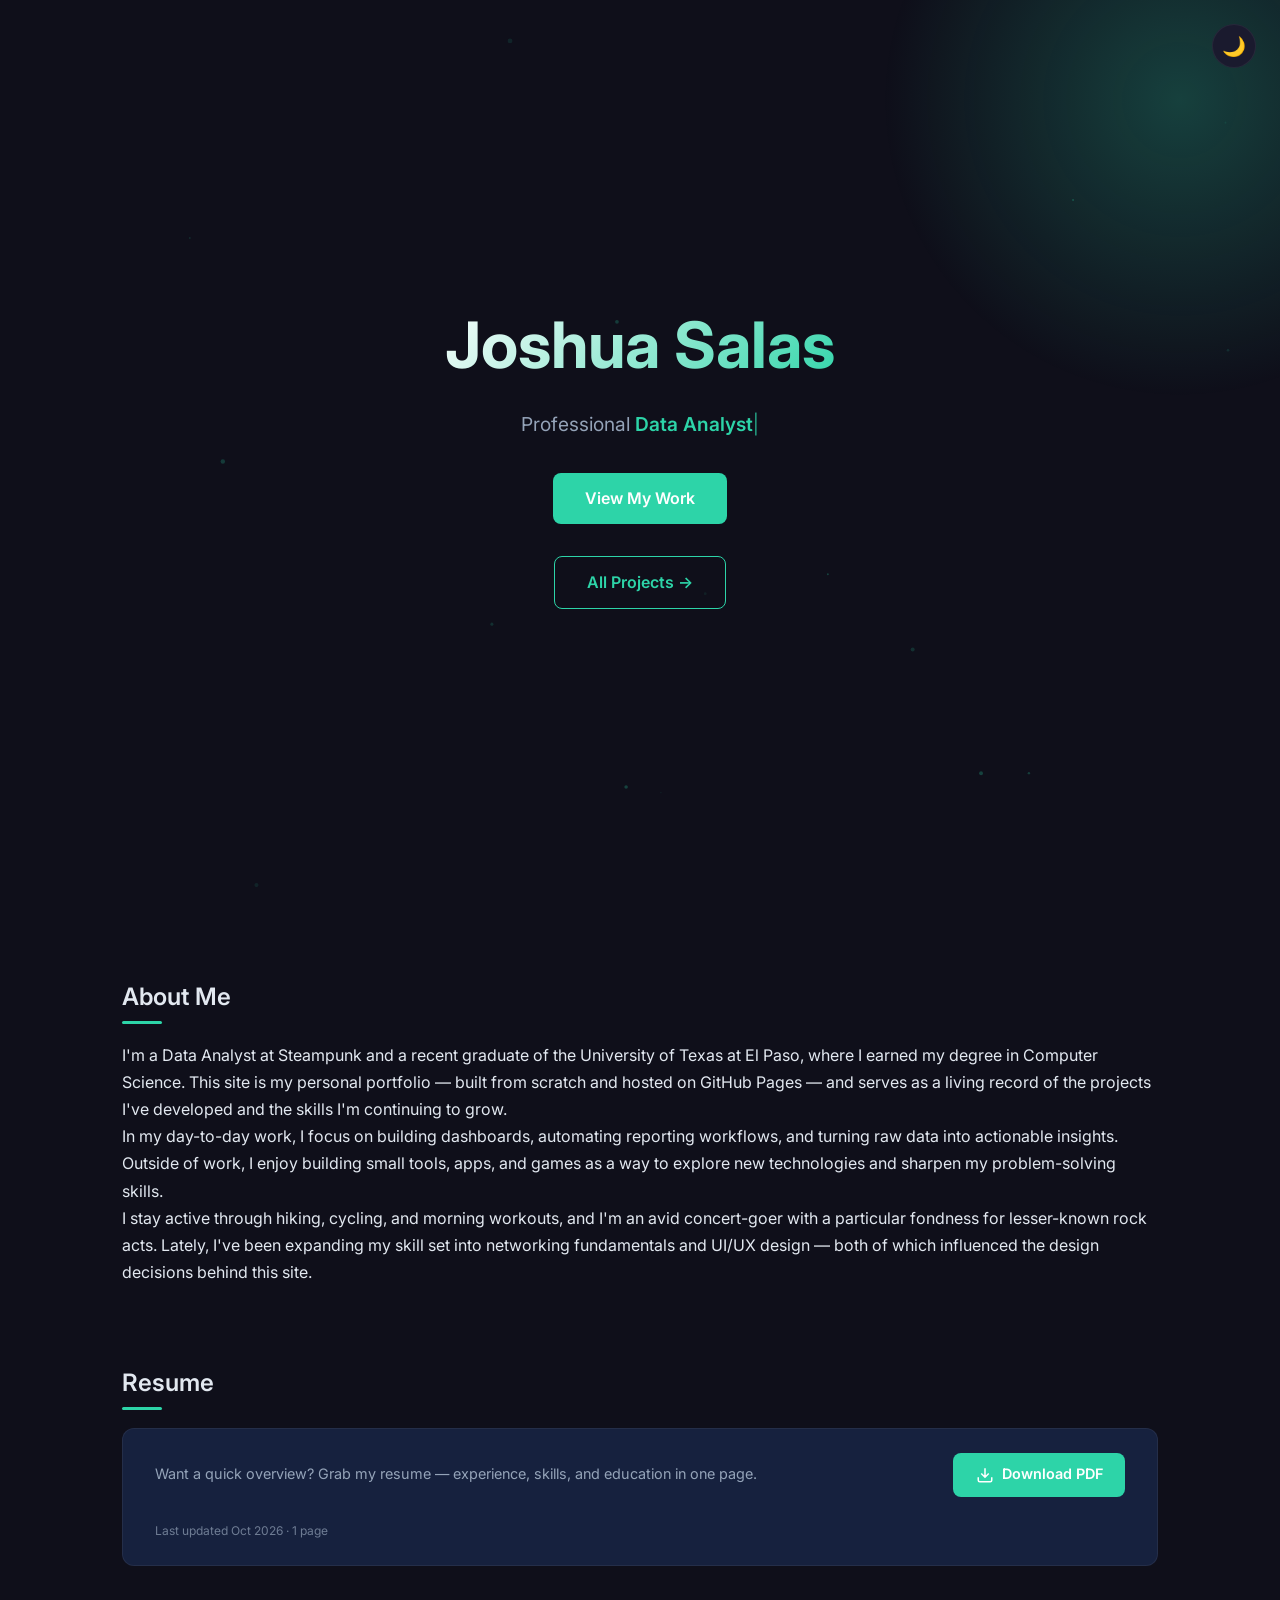
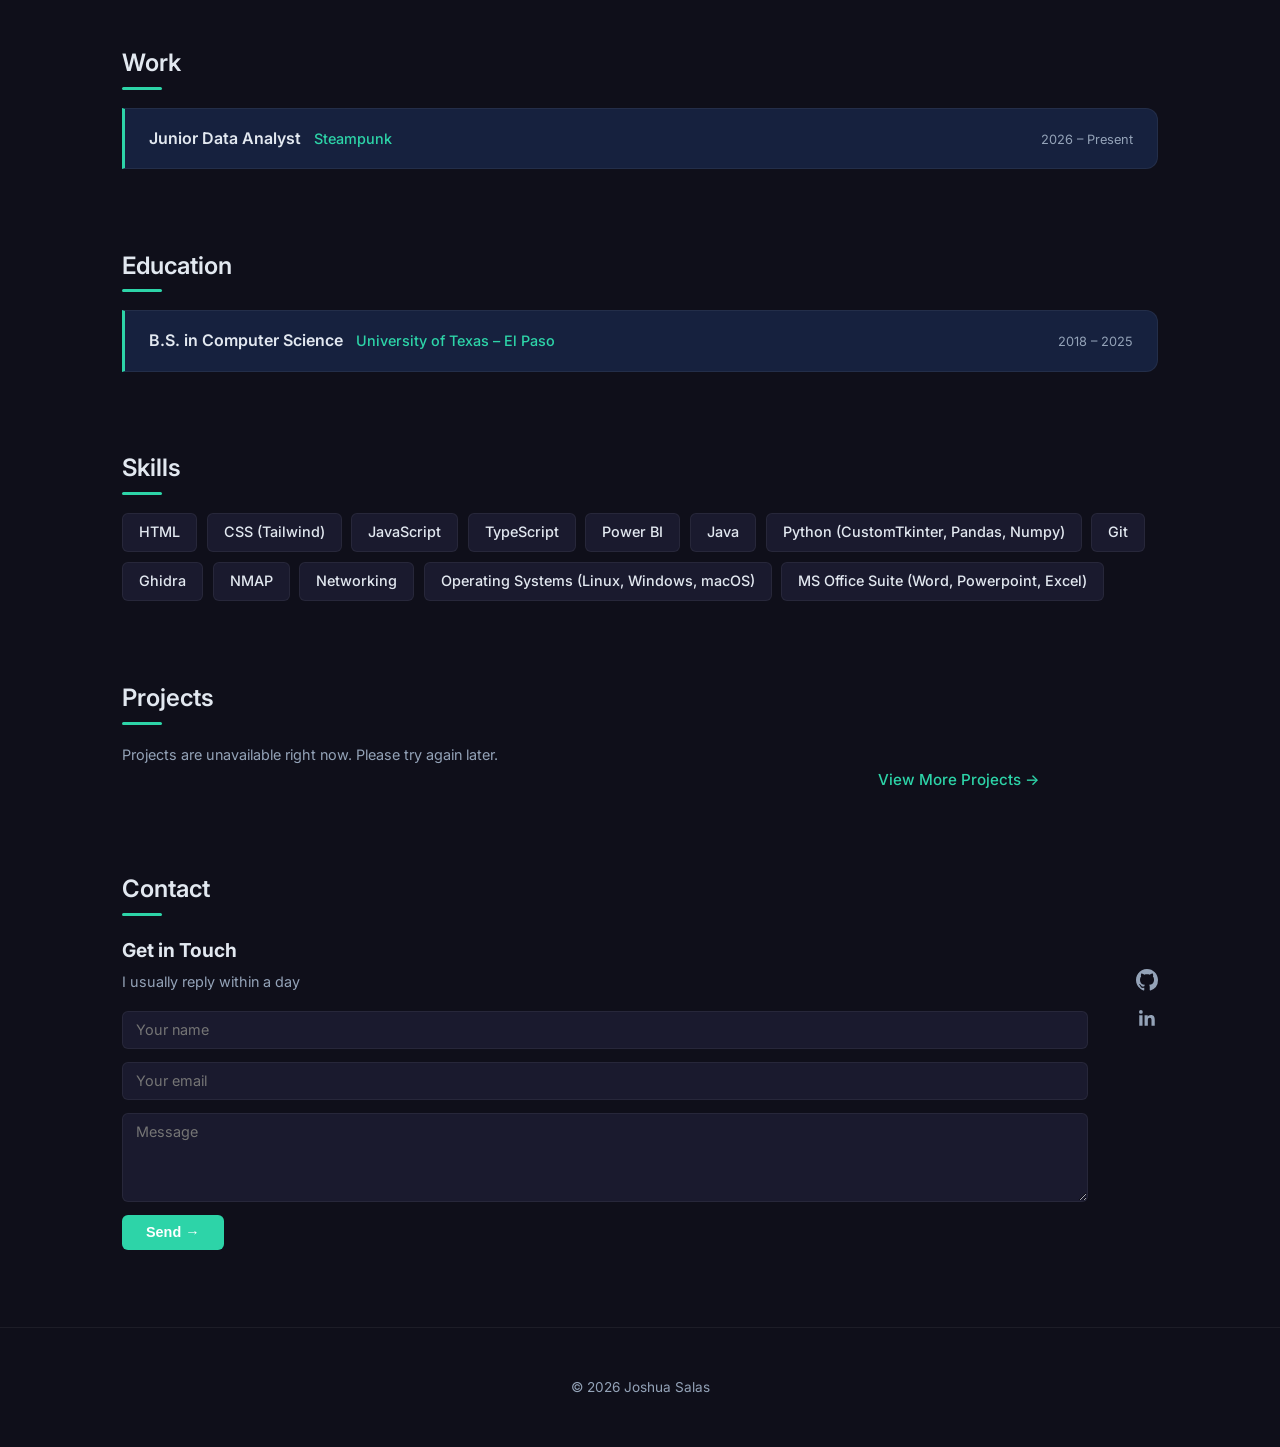
<file: index.html>
<!DOCTYPE html>
<html lang="en" data-theme="dark">   
<head>
  <meta charset="UTF-8">
  <meta name="viewport" content="width=device-width, initial-scale=1.0">
  <title>Joshua Salas — Portfolio</title>
  <link rel="stylesheet" href="style.css">
</head>


<body>
  <canvas id="bg-particles"></canvas>   
  <div class="scroll-progress" id="scroll-progress"></div>  
  <button class="theme-toggle" id="theme-toggle" aria-label="Toggle theme">🌙</button> 

  <header>
  <h1>Joshua Salas</h1>
    <p>Professional <span class="typing" id="typing"></span><span class="typing-cursor">|</span></p>
    <a href="#projects" class="cta">View My Work</a>
    <a href="projects.html" class="cta cta-secondary">All Projects →</a>
</header>   

  <div class="container">

    <section>
      <h2>About Me</h2>
      <p>I'm a Data Analyst at Steampunk and a recent graduate of the University of Texas at El Paso, where I earned my degree in Computer Science. This site is my personal portfolio — built from scratch and hosted on GitHub Pages — and serves as a living record of the projects I've developed and the skills I'm continuing to grow.</p>
      <p>In my day-to-day work, I focus on building dashboards, automating reporting workflows, and turning raw data into actionable insights. Outside of work, I enjoy building small tools, apps, and games as a way to explore new technologies and sharpen my problem-solving skills.</p>
      <p>I stay active through hiking, cycling, and morning workouts, and I'm an avid concert-goer with a particular fondness for lesser-known rock acts. Lately, I've been expanding my skill set into networking fundamentals and UI/UX design — both of which influenced the design decisions behind this site.</p>
    </section>

    <section>
      <h2>Resume</h2>
      <div class="resume-card">
        <p>Want a quick overview? Grab my resume — experience, skills, and education in one page.</p>
        <a href="resume.pdf" class="resume-btn" download>
          <svg width="18" height="18" viewBox="0 0 24 24" fill="none" stroke="currentColor" stroke-width="2">
            <path d="M21 15v4a2 2 0 01-2 2H5a2 2 0 01-2-2v-4M7 10l5 5 5-5M12 15V3"/>
          </svg>
          Download PDF
        </a>
        <span class="resume-meta">Last updated Oct 2026 · 1 page</span>
      </div>
    </section>   

    <section>
      <h2>Work</h2>
      <div class="work-experience">
        <div class="work-item">
          <div class="work-item-header">
            <span class="work-role">Junior Data Analyst</span>
            <span class="work-company">Steampunk</span>
            <span class="work-period">2026 – Present</span>
          </div>
          <ul class="work-desc">
            <li>Built interactive Power BI dashboards that improved time and task management across multiple departments.</li>
            <li>Developed the frontend of an internal HR dashboard for document retrieval and new-hire progress tracking.</li>
            <li>Engineered a reporting tool that reduced generation time from 6+ hours to 1–2 hours (a 70%+ improvement).</li>
            <li>Automated a recurring cross-departmental report using Python, eliminating manual effort entirely.</li>
            <li>Ranked in the top 2 of the department across all performance metrics, including report output and daily contributions.</li>
            <li>Initiated and contributed to cross-departmental projects, proactively identifying opportunities for collaboration.</li>
          </ul>
          
        </div>   
        <!-- Add more items as needed -->
      </div>
    </section>   

    <section>
      <h2>Education</h2>
      <div class="work-experience">
        <div class="work-item">
          <div class="work-item-header">
            <span class="work-role">B.S. in Computer Science</span>
            <span class="work-company">University of Texas – El Paso</span>
            
            <span class="work-period">2018 – 2025</span>
            
          </div>
          <div class="work-desc">
            <p class="edu-minor">Minor in Mathematics</p>
            <ul class="edu-activities">
              <li>Association of Computing Machinery - Member</li>
              <li>Coding Interview Club - Member</li>
              <li>Bandit Game Studio - Member</li>
              

            </ul>
          </div>
        </div>
        
        
      </div>
    </section>   

    <section>
      <h2>Skills</h2>
      <div class="skills">
        <span>HTML</span>
        <span>CSS (Tailwind)</span>
        <span>JavaScript</span>
        <span>TypeScript</span>
        <span>Power BI</span>
        <span>Java</span>
        <span>Python (CustomTkinter, Pandas, Numpy)</span>
        <span>Git</span>
        <span>Ghidra</span>
        <span>NMAP</span>
        <span>Networking</span>
        <span>Operating Systems (Linux, Windows, macOS)</span>
        <span>MS Office Suite (Word, Powerpoint, Excel)</span>
      </div>
    </section>

    <section id="projects">
      <h2>Projects</h2>
      <div class="projects-layout">
        <div class="projects" id="projects-grid">
          <!-- Populated by JS -->
        
        </div>
        <a href="projects.html" class="view-more">View More Projects →</a>   
        
      </div>
    </section>

    <section>
      <h2>Contact</h2>
      <div class="contact-wrapper">
        <div class="contact-card">
          <h3>Get in Touch</h3>
          <p class="contact-role">I usually reply within a day</p>

          <form action="https://formsubmit.co/jsal61924@gmail.com" method="POST" class="contact-form">
            <input type="text" name="name" placeholder="Your name" required>
            <input type="email" name="email" placeholder="Your email" required>
            <textarea name="message" rows="4" placeholder="Message" required></textarea>
            <button type="submit">Send →</button>
          </form>
        </div>   

        <div class="social-links">
          <a href="https://github.com/jsalas19" target="_blank" aria-label="GitHub">
            <svg width="22" height="22" viewBox="0 0 16 16" fill="currentColor">
              <path d="M8 0C3.58 0 0 3.58 0 8c0 3.54 2.29 6.53 5.47 7.59.4.07.55-.17.55-.38 0-.19-.01-.82-.01-1.49-2.01.37-2.53-.49-2.69-.94-.09-.23-.48-.94-.82-1.13-.28-.15-.68-.52-.01-.53.63-.01 1.08.58 1.23.82.72 1.21 1.87.87 2.33.66.07-.52.28-.87.51-1.07-1.78-.2-3.64-.89-3.64-3.95 0-.87.31-1.59.82-2.15-.08-.2-.36-1.02.08-2.12 0 0 .67-.21 2.2.82.64-.18 1.32-.27 2-.27s1.36.09 2 .27c1.53-1.04 2.2-.82 2.2-.82.44 1.1.16 1.92.08 2.12.51.56.82 1.27.82 2.15 0 3.07-1.87 3.75-3.65 3.95.29.25.54.73.54 1.48 0 1.07-.01 1.93-.01 2.2 0 .21.15.46.55.38A8.01 8.01 0 0016 8c0-4.42-3.58-8-8-8z"/>
            </svg>
          </a>
          <a href="https://linkedin.com/in/jsalas915" target="_blank" aria-label="LinkedIn">
            <svg width="22" height="22" viewBox="0 0 24 24" fill="currentColor">
              <path d="M20.45 20.45h-3.55v-5.57c0-1.33-.03-3.04-1.85-3.04-1.85 0-2.14 1.45-2.14 2.94v5.67H9.35V9h3.41v1.56h.05c.48-.9 1.64-1.85 3.37-1.85 3.6 0 4.27 2.37 4.27 5.46v6.28zM5.34 7.43a2.06 2.06 0 110-4.12 2.06 2.06 0 010 4.12zM7.12 20.45H3.56V9h3.56v11.45z"/>
            </svg>
          </a>
          
        </div>
      </div>
    </section>   

  </div>

  <footer>
    <p>&copy; 2026 Joshua Salas</p>
  </footer>
  <script src="myscripts.js"></script>
</body>


</html>
</file>
<file: style.css>
@import url('https://fonts.googleapis.com/css2?family=Inter:wght@400;500;600;700&family=JetBrains+Mono:wght@400;500&display=swap');

* { margin: 0; padding: 0; box-sizing: border-box; }

html { scroll-behavior: smooth; }

:root {
  --bg: #0f0f1a;
  --surface: #1a1a2e;
  --card: #16213e;
  --accent: #2dd4a8;
  --accent-glow: rgba(45, 212, 168, 0.25);
  --hero-accent: #2dd4a8;
  --hero-accent-glow: rgba(45, 212, 168, 0.2);
  --text: #e2e8f0;
  --text-muted: #94a3b8;
  --border: rgba(255, 255, 255, 0.06);
}

[data-theme="light"] {
  --bg: #c8ba9e;
  --surface: #f5f0e8;
  --card: #ede6d9;
  --accent: #2d6a4f;
  --accent-glow: rgba(45, 106, 79, 0.15);
  --hero-accent: #2d6a4f;
  --hero-accent-glow: rgba(45, 106, 79, 0.12);
  --text: #2b2118;
  --text-muted: #5c4f3f;
  --border: rgba(0, 0, 0, 0.08);
}   

body {
  font-family: 'Inter', sans-serif;
  background: var(--bg);
  color: var(--text);
  line-height: 1.7;
  overflow-x: hidden;
}

body::before {
  content: '';
  position: fixed;
  top: -200px;
  right: -200px;
  width: 600px;
  height: 600px;
  background: radial-gradient(circle, var(--accent-glow) 0%, transparent 70%);
  pointer-events: none;
  z-index: 0;
}

/* --- Theme Toggle --- */
.theme-toggle {
  position: fixed;
  top: 1.5rem;
  right: 1.5rem;
  z-index: 100;
  background: var(--surface);
  border: 1px solid var(--border);
  border-radius: 50%;
  width: 44px;
  height: 44px;
  display: flex;
  align-items: center;
  justify-content: center;
  cursor: pointer;
  font-size: 1.2rem;
  transition: transform 0.2s, box-shadow 0.2s;
}

.theme-toggle:hover {
  transform: scale(1.1);
  box-shadow: 0 4px 12px var(--accent-glow);
}

#bg-particles {
  position: fixed;
  top: 0;
  left: 0;
  width: 100%;
  height: 100%;
  pointer-events: none;
  z-index: 0;
  opacity: 0.4;
}   

/* --- Hero --- */
header {
  --accent: var(--hero-accent);
  --accent-glow: var(--hero-accent-glow);
  min-height: 100vh;
  display: flex;
  flex-direction: column;
  justify-content: center;
  align-items: center;
  text-align: center;
  padding: 2rem;
}

header h1 {
  font-size: clamp(2rem, 6vw, 4rem);
  font-weight: 700;
  background: linear-gradient(135deg, #fff 0%, var(--hero-accent) 100%);
  -webkit-background-clip: text;
  -webkit-text-fill-color: transparent;
  background-clip: text;
  margin-bottom: 0.5rem;
}

[data-theme="light"] header h1 {
  background: linear-gradient(135deg, #1a1a2e 0%, var(--hero-accent) 100%);
  -webkit-background-clip: text;
  -webkit-text-fill-color: transparent;
  background-clip: text;
}

header p {
  font-size: clamp(1rem, 2vw, 1.2rem);
  color: var(--text-muted);
  max-width: 480px;
}

.cta {
  margin-top: 2rem;
  display: inline-block;
  padding: 0.75rem 2rem;
  background: var(--hero-accent);
  color: #fff;
  border-radius: 8px;
  font-weight: 600;
  text-decoration: none;
  font-size: clamp(0.85rem, 1.5vw, 1rem);
  transition: transform 0.2s, box-shadow 0.2s;
  position: relative;
  overflow: hidden;
}

.cta:hover {
  transform: translateY(-2px);
  box-shadow: 0 8px 30px var(--hero-accent-glow);
  text-decoration: none;
}

.cta-secondary {
  background: transparent;
  border: 1px solid var(--hero-accent);
  color: var(--hero-accent);
  
}

.cta-secondary:hover {
  background: var(--hero-accent);
  color: #fff;
  box-shadow: none;
}

.cta::after {
  content: '';
  position: absolute;
  inset: 0;
  background: radial-gradient(circle, rgba(255,255,255,0.3) 0%, transparent 70%);
  opacity: 0;
  transform: scale(0);
  transition: transform 0.5s, opacity 0.5s;
}

.cta:active::after {
  opacity: 1;
  transform: scale(2.5);
  transition: 0s;
}

/* --- Layout --- */
.container {
  max-width: 1100px;
  margin: 0 auto;
  padding: 0 clamp(1.2rem, 3vw, 2rem);
  position: relative;
  z-index: 1;
}

/* --- Sections --- */
section { margin: clamp(3rem, 6vw, 5rem) 0; }

h2 {
  font-size: clamp(1.2rem, 2.5vw, 1.5rem);
  font-weight: 600;
  margin-bottom: 1.5rem;
  position: relative;
  display: inline-block;
}

h2::after {
  content: '';
  position: absolute;
  bottom: -6px;
  left: 0;
  width: 0;
  height: 3px;
  background: var(--accent);
  border-radius: 2px;
  transition: width 0.4s ease 0.3s;
}

.reveal.visible h2::after {
  width: 40px;
}   

/* --- Reveal Animation --- */
.reveal {
  opacity: 0;
  transform: translateY(30px);
  transition: opacity 0.6s ease, transform 0.6s ease;
}

.reveal.visible {
  opacity: 1;
  transform: translateY(0);
}

/* --- Skills --- */
.skills {
  display: flex;
  flex-wrap: wrap;
  gap: 0.6rem;
}

.skills span {
  background: var(--surface);
  border: 1px solid var(--border);
  padding: 0.4rem 1rem;
  border-radius: 6px;
  font-size: 0.9rem;
  font-weight: 500;
  transition: border-color 0.2s;
  opacity: 0;
  transform: translateY(10px);
  animation: fadeUp 0.4s ease forwards;
}


/* --- Projects Layout --- */
.projects-layout {
  display: grid;
  grid-template-columns: 1fr 280px;
  gap: 1.5rem;
  align-items: start;
}

/* --- Project Cards --- */
.projects {
  display: grid;
  gap: clamp(1rem, 2vw, 1.2rem);
}

.project-card {
  background: var(--card);
  border: 1px solid var(--border);
  border-radius: 12px;
  padding: clamp(1.2rem, 2.5vw, 1.5rem);
  transition: transform 0.2s, border-color 0.2s;
}

.project-card:hover {
  transform: translateY(-3px);
  border-color: var(--accent);
}

.project-card h3 {
  font-size: clamp(1rem, 1.5vw, 1.1rem);
  margin-bottom: 0.4rem;
  color: var(--accent);
}

.project-link {
  color: inherit;
  text-decoration: none;
}

.project-link:hover,
.project-link:focus-visible {
  text-decoration: underline;
}

.project-card p {
  color: var(--text-muted);
  font-size: 0.95rem;
}

.view-link {
  display: inline-block;
  margin-top: 0.8rem;
  color: var(--text);
  font-size: 0.9rem;
  font-weight: 500;
  border-bottom: 1px solid var(--accent);
  padding-bottom: 2px;
  text-decoration: none;
}

.project-links {
  display: flex;
  flex-wrap: wrap;
  gap: 0 1rem;
}

.project-links .view-link:hover,
.project-links .view-link:focus-visible {
  color: var(--accent);
}

.content-status {
  color: var(--text-muted);
  font-size: 0.9rem;
}

.repo-stats {
  display: block;
  font-size: 0.8rem;
  color: var(--text-muted);
  margin-top: 0.5rem;
}

/* --- Commits Sidebar --- */
.commits-panel {
  --sidebar-accent: #2dd4a8;
  --sidebar-accent-glow: rgba(45, 212, 168, 0.15);
  --sidebar-bg: #0d1b1a;
  --sidebar-surface: #132926;
  --sidebar-border: rgba(45, 212, 168, 0.12);
  --sidebar-text: #d1fae5;
  --sidebar-muted: #6ee7b7;

  background: var(--sidebar-bg);
  border: 1px solid var(--sidebar-border);
  border-radius: 12px;
  padding: 1.2rem;
  box-shadow: 0 4px 24px var(--sidebar-accent-glow);
}

.commits-panel h3 {
  font-size: 0.95rem;
  margin-bottom: 1rem;
  color: var(--sidebar-accent);
  display: flex;
  align-items: center;
  gap: 0.4rem;
}

.commits-panel h3::before {
  content: '●';
  font-size: 0.6rem;
  animation: pulse 2s ease-in-out infinite;
}

@keyframes pulse {
  0%, 100% { opacity: 1; }
  50%      { opacity: 0.4; }
}

#commits-list {
  max-height: 340px;
  overflow-y: auto;
  scrollbar-width: none;
  -ms-overflow-style: none;
}

#commits-list::-webkit-scrollbar {
  display: none;
}

.commit-item {
  margin-bottom: 0.8rem;
  padding: 0.6rem 0.8rem;
  background: var(--sidebar-surface);
  border-left: 2px solid var(--sidebar-accent);
  border-radius: 0 6px 6px 0;
  font-size: 0.8rem;
  line-height: 1.4;
}

.commit-msg {
  color: var(--sidebar-text);
  white-space: nowrap;
  overflow: hidden;
  text-overflow: ellipsis;
  font-family: 'JetBrains Mono', monospace;
}

.commit-meta {
  color: var(--sidebar-muted);
  font-size: 0.72rem;
  margin-top: 0.2rem;
  font-family: 'JetBrains Mono', monospace;
}

/* --- Contact --- */
.contact-wrapper {
  display: flex;
  align-items: flex-start;
  gap: 3rem;
  flex-wrap: wrap;
}

.contact-card {
  flex: 1;
  min-width: 280px;
}

.contact-card h3 {
  font-size: 1.2rem;
  margin-bottom: 0.2rem;
}

.contact-role {
  color: var(--text-muted);
  font-size: 0.9rem;
  margin-bottom: 1rem;
}

.contact-form {
  display: flex;
  flex-direction: column;
  gap: 0.8rem;
}

.contact-form input,
.contact-form textarea {
  background: var(--surface);
  border: 1px solid var(--border);
  border-radius: 6px;
  padding: 0.6rem 0.8rem;
  color: var(--text);
  font-family: inherit;
  font-size: 0.9rem;
  resize: vertical;
  transition: border-color 0.2s;
}

.contact-form input:focus,
.contact-form textarea:focus {
  outline: none;
  border-color: var(--accent);
}

.contact-form button {
  align-self: flex-start;
  background: var(--accent);
  color: #fff;
  border: none;
  border-radius: 6px;
  padding: 0.6rem 1.5rem;
  font-weight: 600;
  font-size: 0.9rem;
  cursor: pointer;
  transition: transform 0.2s, box-shadow 0.2s;
}

.contact-form button:hover {
  transform: translateY(-2px);
  box-shadow: 0 4px 16px var(--accent-glow);
}

.social-links {
  display: flex;
  flex-direction: column;
  gap: 1rem;
  padding-top: 2.2rem;
}

.social-links a {
  color: var(--text-muted);
  transition: color 0.2s, transform 0.2s;
  display: inline-flex;
  align-items: center;
}

.social-links a:hover {
  color: var(--accent);
  transform: translateX(4px);
}

/* --- Footer --- */
footer {
  text-align: center;
  padding: 3rem 1rem;
  color: var(--text-muted);
  font-size: 0.85rem;
  border-top: 1px solid var(--border);
}

/* --- Animations --- */
@keyframes fadeUp {
  from { opacity: 0; transform: translateY(20px); }
  to   { opacity: 1; transform: translateY(0); }
}

header h1, header p, .cta {
  animation: fadeUp 0.6s ease both;
}
header p { animation-delay: 0.15s; }
.cta     { animation-delay: 0.3s; }

.reveal.visible .project-card {
  animation: fadeUp 0.5s ease both;
}
.reveal.visible .project-card:nth-child(2) { animation-delay: 0.1s; }
.reveal.visible .project-card:nth-child(3) { animation-delay: 0.2s; }

/* --- View More Link --- */
.view-more {
  display: inline-block;
  margin-top: 1.5rem;
  color: var(--accent);
  font-weight: 500;
  font-size: 0.95rem;
  text-decoration: none;
  transition: transform 0.2s;
}

.view-more:hover {
  transform: translateX(4px);
  text-decoration: underline;
}

/* --- Page Header (projects.html) --- */
.page-header {
  --accent: var(--hero-accent);
  --accent-glow: var(--hero-accent-glow);
  min-height: 40vh;
  display: flex;
  flex-direction: column;
  justify-content: center;
  align-items: center;
  text-align: center;
  padding: 2rem;
}

.page-header h1 {
  font-size: clamp(2rem, 5vw, 3rem);
  font-weight: 700;
  background: linear-gradient(135deg, #fff 0%, var(--hero-accent) 100%);
  -webkit-background-clip: text;
  -webkit-text-fill-color: transparent;
  background-clip: text;
  margin-bottom: 0.5rem;
}

[data-theme="light"] .page-header h1 {
  background: linear-gradient(135deg, #1a1a2e 0%, var(--hero-accent) 100%);
  -webkit-background-clip: text;
  -webkit-text-fill-color: transparent;
  background-clip: text;
}

.page-header p {
  font-size: clamp(1rem, 2vw, 1.2rem);
  color: var(--text-muted);
}

.page-header .cta {
  margin-top: 2rem;
  background: transparent;
  border: 1px solid var(--hero-accent);
  color: var(--hero-accent);
  padding: 0.6rem 1.5rem;
  font-size: 0.9rem;
  transition: background 0.2s, color 0.2s;
}

.page-header .cta:hover {
  background: var(--hero-accent);
  color: #fff;
}

/* --- Projects Page Layout --- */
.projects-page {
  display: grid;
  grid-template-columns: 180px 1fr 220px;
  gap: 1.5rem;
  align-items: start;
  margin: 3rem 0;
}
   

/* --- Project Menu --- */
.project-menu {
  background: var(--surface);
  border: 1px solid var(--border);
  border-radius: 12px;
  padding: 1rem;
  position: sticky;
  top: 2rem;
}

.project-menu h3 {
  font-size: 0.85rem;
  text-transform: uppercase;
  letter-spacing: 0.05em;
  color: var(--text-muted);
  margin-bottom: 0.8rem;
  padding-left: 0.5rem;
}

.project-menu a {
  display: block;
  padding: 0.6rem 0.8rem;
  border-radius: 6px;
  color: var(--text-muted);
  text-decoration: none;
  font-size: 0.9rem;
  font-weight: 500;
  transition: background 0.15s, color 0.15s;
  white-space: nowrap;
  overflow: hidden;
  text-overflow: ellipsis;
}

.project-menu a:hover {
  background: var(--card);
  color: var(--text);
}

.project-menu a.active {
  background: var(--accent);
  color: #fff;
}

/* --- README Viewer --- */
.readme-viewer {
  background: var(--surface);
  border: 1px solid var(--border);
  border-radius: 12px;
  padding: 2rem;
  min-height: 400px;
  min-width: 0;
  line-height: 1.7;
  font-size: 0.95rem;
  color: var(--text);
  overflow-wrap: anywhere;
}

.readme-placeholder {
  display: flex;
  align-items: center;
  justify-content: center;
  height: 300px;
  color: var(--text-muted);
  font-size: 1rem;
}

.readme-viewer h1,
.readme-viewer h2,
.readme-viewer h3,
.readme-viewer h4 {
  margin-top: 1.5rem;
  margin-bottom: 0.5rem;
  font-weight: 600;
}

.readme-viewer > :first-child { margin-top: 0; }

.readme-viewer h1 { font-size: 1.6rem; }
.readme-viewer h2 { font-size: 1.3rem; border-bottom: 1px solid var(--border); padding-bottom: 0.3rem; }
.readme-viewer h3 { font-size: 1.1rem; }

.readme-viewer p { margin-bottom: 1rem; }

.readme-viewer ul,
.readme-viewer ol {
  padding-left: 1.5rem;
  margin-bottom: 1rem;
}

.readme-viewer li { margin-bottom: 0.3rem; }

.readme-viewer code {
  background: var(--card);
  padding: 0.15rem 0.4rem;
  border-radius: 4px;
  font-family: 'JetBrains Mono', monospace;
  font-size: 0.85em;
}

.readme-viewer pre {
  background: var(--card);
  border: 1px solid var(--border);
  border-radius: 8px;
  padding: 1rem;
  overflow-x: auto;
  max-width: 100%;
  margin-bottom: 1rem;
}

.readme-viewer pre code {
  background: none;
  padding: 0;
  white-space: pre;
}

.readme-viewer img {
  max-width: 100%;
  height: auto;
  border-radius: 8px;
  margin: 1rem 0;
}

.readme-viewer a {
  color: var(--accent);
  text-decoration: none;
}

.readme-viewer a:hover { text-decoration: underline; }

.readme-viewer table {
  display: block;
  width: 100%;
  max-width: 100%;
  overflow-x: auto;
  border-collapse: collapse;
  margin-bottom: 1rem;
  font-size: 0.9rem;
}

.readme-viewer th,
.readme-viewer td {
  border: 1px solid var(--border);
  padding: 0.5rem 0.8rem;
  text-align: left;
}

.readme-viewer th:first-child,
.readme-viewer td:first-child {
  min-width: 10rem;
}

.readme-viewer th {
  background: var(--card);
  font-weight: 600;
}

.readme-viewer blockquote {
  border-left: 3px solid var(--accent);
  padding-left: 1rem;
  color: var(--text-muted);
  margin-bottom: 1rem;
}

.readme-viewer hr {
  border: none;
  border-top: 1px solid var(--border);
  margin: 1.5rem 0;
}

/* --- Mobile --- */
@media (max-width: 900px) {
  .projects-page {
    grid-template-columns: 220px 1fr;
  }
  .commits-panel {
    grid-column: 1 / -1;
  }
}

@media (max-width: 900px) {
  .projects-layout {
    grid-template-columns: 1fr;
  }
}

@media (max-width: 768px) {
  header {
    min-height: 80vh;
    min-height: 80svh;
    padding: 5rem 1.25rem 2rem;
  }

  .page-header {
    min-height: auto;
    padding: 5rem 1rem 2rem;
  }

  /* Stack CTA buttons vertically */
  header .cta {
    display: block;
    width: fit-content;
    max-width: 100%;
    margin-top: 1rem;
  }

  .page-header .cta {
    margin-top: 1rem;
    white-space: nowrap;
  }

  .container {
    padding: 0 1rem;
  }

  section {
    margin: 3rem 0;
  }

  .skills span {
    padding: 0.3rem 0.7rem;
    font-size: 0.8rem;
  }

  #commits-list {
    max-height: 180px;
  }

  .contact-wrapper {
    flex-direction: column;
    gap: 2rem;
    align-items: flex-start;
  }

  .contact-card {
    width: 100%;
    min-width: unset;
  }

  .contact-form input,
  .contact-form textarea {
    font-size: 16px;
  }

  .social-links {
    flex-direction: row;
    gap: 1.5rem;
    padding-top: 0;
  }

  footer {
    padding: 2rem 1rem;
  }

  .theme-toggle {
    width: 38px;
    height: 38px;
    top: 1rem;
    right: 1rem;
    font-size: 1rem;
  }

  .projects-page {
    grid-template-columns: minmax(0, 1fr);
    min-width: 0;
    margin: 2rem 0;
  }

  .projects-layout {
    gap: 0.75rem;
  }

  .view-more {
    margin-top: 0;
    padding: 0.5rem 0;
  }

  .project-menu {
    position: static;
    display: flex;
    min-width: 0;
    gap: 0.4rem;
    overflow-x: auto;
    padding: 0.8rem;
    scrollbar-width: none;
    scroll-snap-type: x proximity;
  }

  .project-menu::-webkit-scrollbar { display: none; }

  .project-menu h3 { display: none; }

  .project-menu a {
    flex-shrink: 0;
    border: 1px solid var(--border);
    border-radius: 20px;
    padding: 0.4rem 1rem;
    scroll-snap-align: start;
  }

  .project-menu a.active {
    border-color: var(--accent);
  }

  /* README viewer tighter on mobile */
  .readme-viewer {
    padding: 1rem;
    min-height: 200px;
    font-size: 0.85rem;
  }

  .readme-viewer h1 {
    font-size: 1.4rem;
  }

  .readme-viewer h2 {
    font-size: 1.2rem;
  }

  .readme-viewer pre {
    font-size: 0.75rem;
    padding: 0.6rem;
  }

  .commits-panel {
    padding: 0.8rem;
  }

  .commit-item {
    margin-bottom: 0.5rem;
    padding: 0.4rem 0.6rem;
    font-size: 0.7rem;
  }

  .commit-msg {
    font-size: 0.7rem;
  }

  .commit-meta {
    font-size: 0.65rem;
  }

}

@media (max-width: 400px) {
  header h1 {
    font-size: 1.8rem;
  }

  .container {
    padding: 0 0.85rem;
  }

  .projects-page {
    gap: 0.75rem;
  }

  .project-card {
    padding: 1rem;
  }

  .readme-viewer {
    padding: 0.85rem;
  }

  .project-menu a {
    padding: 0.4rem 0.8rem;
    font-size: 0.82rem;
  }

  .commit-item {
    padding: 0.3rem 0.5rem;
    font-size: 0.65rem;
  }

  .contact-form button {
    width: 100%;
    align-self: stretch;
  }



  #commits-list {
    max-height: 140px;
  }
}   

.work-experience {
  display: grid;
  gap: 0.8rem;
}

.work-item {
  background: var(--card);
  border: 1px solid var(--border);
  border-left: 3px solid var(--accent);
  border-radius: 0 12px 12px 0;
  padding: 1rem 1.5rem;
  cursor: pointer;
  transition: border-color 0.2s;
}

.work-item-header {
  display: flex;
  align-items: baseline;
  gap: 0.8rem;
  flex-wrap: wrap;
}

.work-role {
  font-size: 1rem;
  font-weight: 600;
  color: var(--text);
}

.work-company {
  font-size: 0.9rem;
  color: var(--accent);
  font-weight: 500;
}

.work-period {
  font-size: 0.8rem;
  color: var(--text-muted);
  margin-left: auto;
}

.work-item:hover .work-desc,
.work-item.open .work-desc {
  max-height: 200px;
  margin-top: 0.6rem;
  opacity: 1;
}

.work-desc {
  max-height: 0;
  overflow: hidden;
  transition: max-height 0.3s ease, margin-top 0.3s ease, opacity 0.3s ease;
  opacity: 0;
  font-size: 0.9rem;
  color: var(--text-muted);
  line-height: 1.6;
  padding-left: 1.2rem;
}

.work-desc li {
  margin-bottom: 0.3rem;
}   

.work-item.closed .work-desc {
  max-height: 0 !important;
  margin-top: 0 !important;
  opacity: 0 !important;
}   

.edu-minor {
  font-size: 0.85rem;
  color: var(--accent);
  font-weight: 500;
  margin-bottom: 0.4rem;
}   

.typing {
  color: var(--hero-accent);
  font-weight: 600;
}

.typing-cursor {
  color: var(--hero-accent);
  font-weight: 300;
  animation: blink 0.8s step-end infinite;
}

@keyframes blink {
  50% { opacity: 0; }
}   

@media (prefers-reduced-motion: reduce) {
  *,
  *::before,
  *::after {
    scroll-behavior: auto !important;
    animation-duration: 0.01ms !important;
    animation-iteration-count: 1 !important;
    transition-duration: 0.01ms !important;
  }

  .reveal {
    opacity: 1;
    transform: none;
  }

  .skills span {
    opacity: 1;
    transform: none;
  }

  #bg-particles {
    display: none;
  }

  .typing-cursor {
    display: none;
  }
}

.scroll-progress {
  position: fixed;
  top: 0;
  left: 0;
  height: 3px;
  width: 0%;
  background: var(--accent);
  z-index: 200;
  transition: width 0.1s linear;
}   

.edu-activities {
  padding-left: 1.2rem;
  margin-top: 0.5rem;
  font-size: 0.9rem;
  color: var(--text-muted);
}

.edu-activities li {
  margin-bottom: 0.3rem;
}   

.resume-card {
  background: var(--card);
  border: 1px solid var(--border);
  border-radius: 12px;
  padding: 1.5rem 2rem;
  display: flex;
  align-items: center;
  gap: 1.5rem;
  flex-wrap: wrap;
}

.resume-card p {
  flex: 1;
  min-width: 200px;
  color: var(--text-muted);
  font-size: 0.9rem;
}

.resume-btn {
  display: inline-flex;
  align-items: center;
  gap: 0.5rem;
  background: var(--accent);
  color: #fff;
  padding: 0.6rem 1.4rem;
  border-radius: 8px;
  font-weight: 600;
  font-size: 0.9rem;
  text-decoration: none;
  transition: transform 0.2s, box-shadow 0.2s;
}

.resume-btn:hover {
  transform: translateY(-2px);
  box-shadow: 0 6px 20px var(--accent-glow);
}

.resume-meta {
  width: 100%;
  font-size: 0.75rem;
  color: var(--text-muted);
  opacity: 0.7;
}

@media (max-width: 768px) {
  .work-item {
    padding: 0.8rem 1rem;
  }

  .work-item-header {
    flex-wrap: wrap;
    gap: 0.4rem 0.8rem;
  }

  .work-period {
    width: 100%;
    margin-left: 0;
  }

  .work-item.open .work-desc {
    max-height: 1000px;
  }

  .resume-card {
    padding: 1.1rem;
    gap: 1rem;
  }

  .resume-card p {
    flex-basis: 100%;
    min-width: 0;
  }
}

@media (max-width: 400px) {
  .work-item-header {
    font-size: 0.9rem;
  }
}

@media (hover: none) and (max-width: 768px) {
  .work-item:hover .work-desc {
    max-height: 0;
    margin-top: 0;
    opacity: 0;
  }

  .work-item.open:hover .work-desc {
    max-height: 1000px;
    margin-top: 0.6rem;
    opacity: 1;
  }
}
</file>
